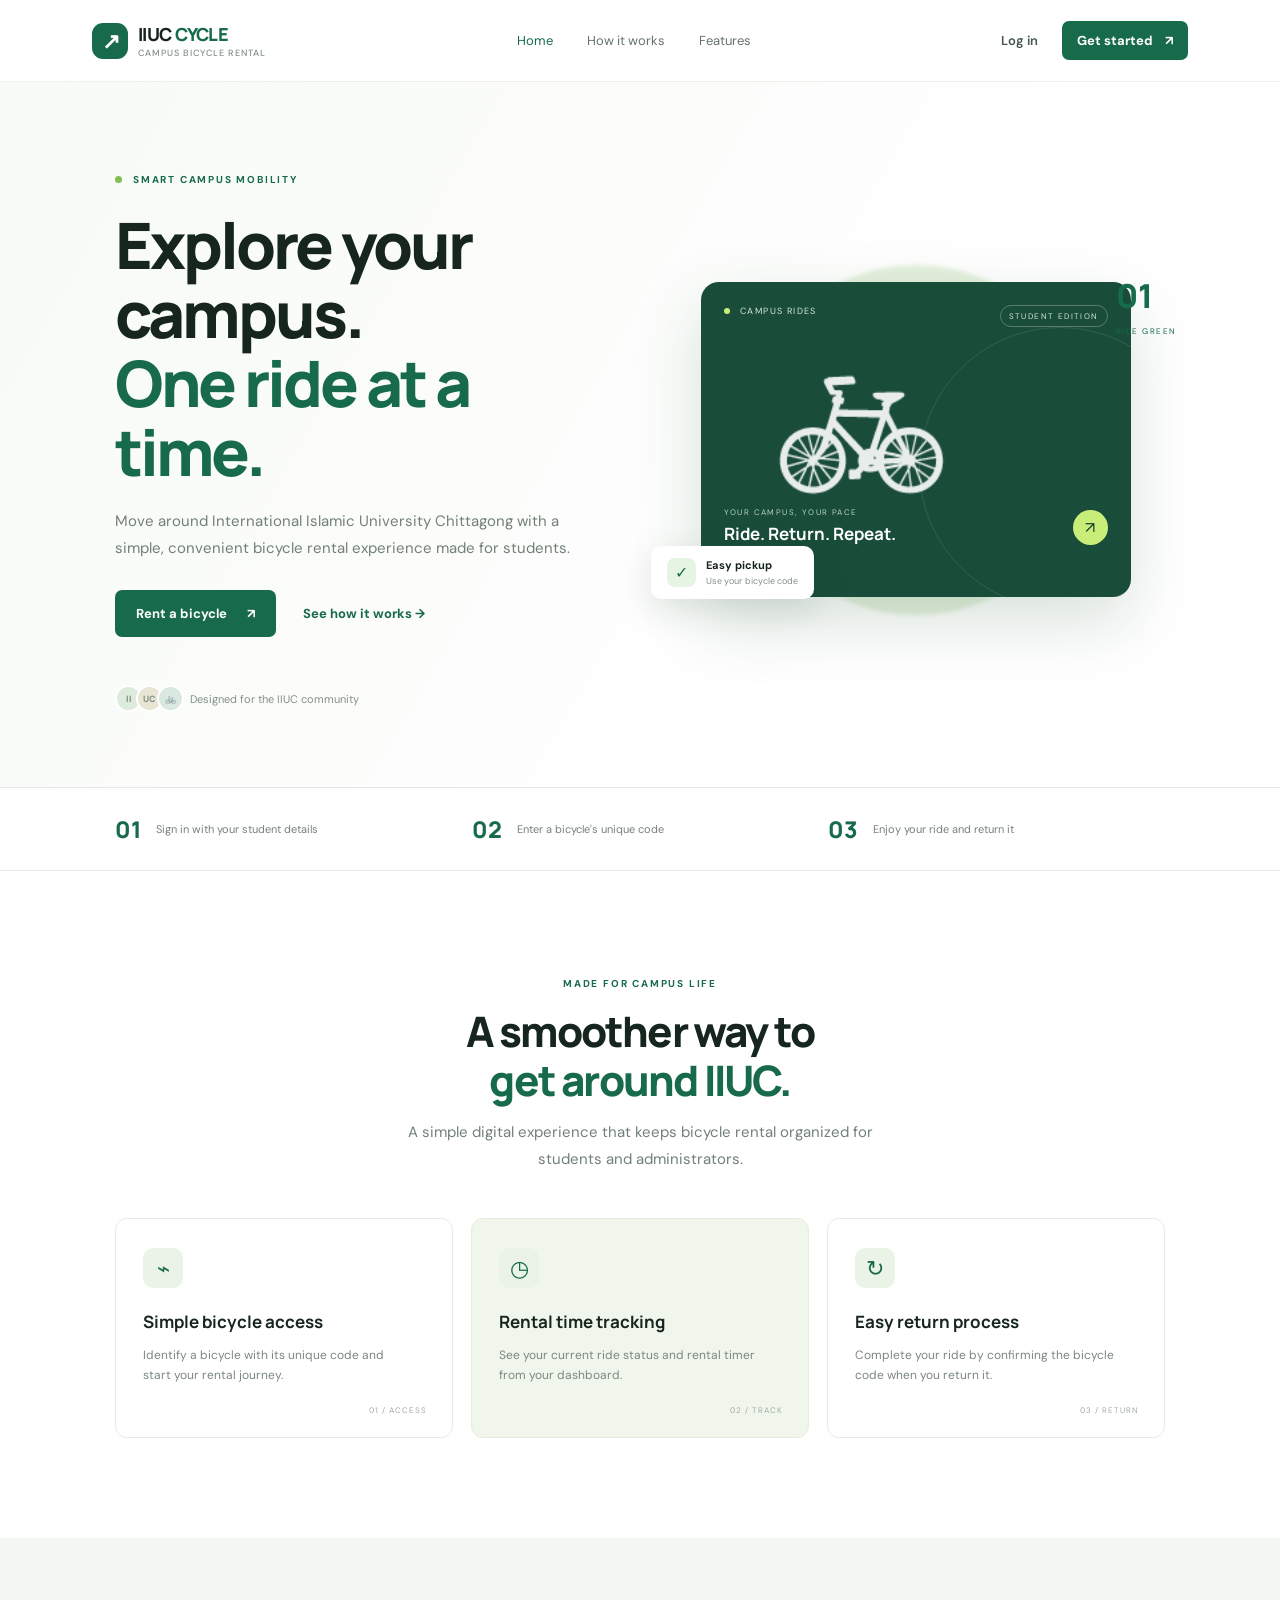
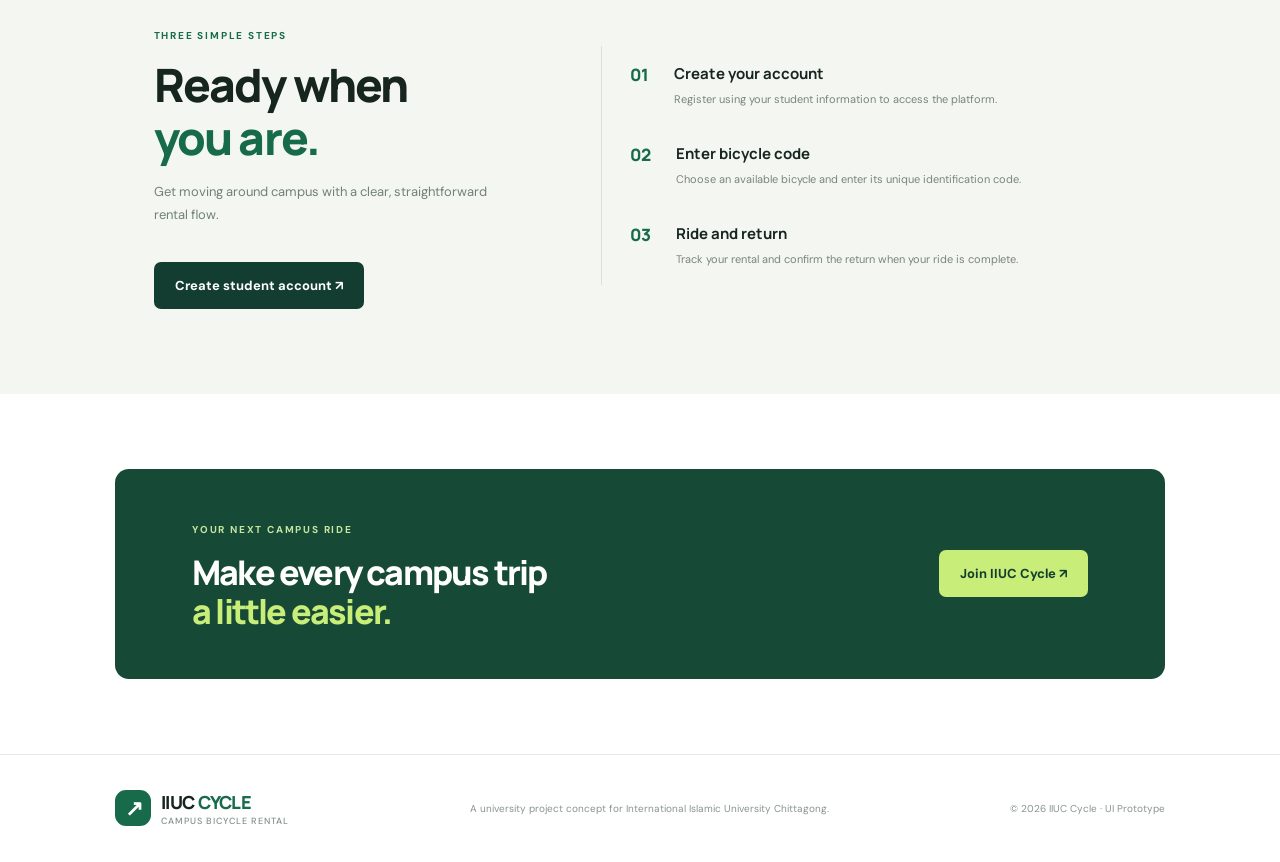
<file: index.html>
<!DOCTYPE html>
<html lang="en">

<head>
  <meta charset="UTF-8">
  <meta name="viewport" content="width=device-width, initial-scale=1.0">
  <title>IIUC Cycle | Campus Bicycle Rental</title>
  <link rel="stylesheet" href="style.css">
</head>

<body>
  <header class="site-header"><a class="brand" href="index.html"><span class="brand-mark">↗</span><span>IIUC<span
          class="brand-light">CYCLE</span><small>Campus Bicycle Rental</small></span></a>
    <nav><a class="active" href="index.html">Home</a><a href="#how">How it works</a><a href="#features">Features</a>
    </nav>
    <div class="header-actions"><a class="login-link" href="login.html">Log in</a><a class="btn btn-small"
        href="register.html">Get started <span>↗</span></a></div><button class="menu-toggle"
      aria-label="Toggle menu">☰</button>
  </header>
  <main>
    <section class="hero">
      <div class="hero-copy"><span class="eyebrow"><i></i> SMART CAMPUS MOBILITY</span>
        <h1>Explore your campus.<br><em>One ride at a time.</em></h1>
        <p>Move around International Islamic University Chittagong with a simple, convenient bicycle rental experience
          made for students.</p>
        <div class="hero-actions"><a class="btn" href="register.html">Rent a bicycle <span>↗</span></a><a
            class="text-link" href="#how">See how it works <span>→</span></a></div>
        <div class="trust-row">
          <div class="avatar-stack"><b>II</b><b>UC</b><b>🚲</b></div><span>Designed for the IIUC community</span>
        </div>
      </div>
      <div class="hero-visual">
        <div class="visual-glow"></div>
        <div class="visual-card">
          <div class="visual-top"><span class="live-dot"></span> CAMPUS RIDES <span class="pill">STUDENT EDITION</span>
          </div>
          <div class="bike-art">🚲</div>
          <div class="visual-bottom">
            <div><small>YOUR CAMPUS, YOUR PACE</small><strong>Ride. Return. Repeat.</strong></div><span
              class="round-arrow">↗</span>
          </div>
        </div>
        <div class="floating-note"><span class="note-icon">✓</span>
          <div><strong>Easy pickup</strong><small>Use your bicycle code</small></div>
        </div>
        <div class="floating-number"><strong>01</strong><small>RIDE GREEN</small></div>
      </div>
    </section>
    <section class="stats">
      <div><strong>01</strong><span>Sign in with your student details</span></div>
      <div><strong>02</strong><span>Enter a bicycle's unique code</span></div>
      <div><strong>03</strong><span>Enjoy your ride and return it</span></div>
    </section>
    <section class="section" id="features">
      <div class="section-heading"><span class="eyebrow">MADE FOR CAMPUS LIFE</span>
        <h2>A smoother way to<br><em>get around IIUC.</em></h2>
        <p>A simple digital experience that keeps bicycle rental organized for students and administrators.</p>
      </div>
      <div class="feature-grid">
        <article class="feature-card"><span class="feature-icon">⌁</span>
          <h3>Simple bicycle access</h3>
          <p>Identify a bicycle with its unique code and start your rental journey.</p><span class="card-index">01 /
            ACCESS</span>
        </article>
        <article class="feature-card featured"><span class="feature-icon">◷</span>
          <h3>Rental time tracking</h3>
          <p>See your current ride status and rental timer from your dashboard.</p><span class="card-index">02 /
            TRACK</span>
        </article>
        <article class="feature-card"><span class="feature-icon">↻</span>
          <h3>Easy return process</h3>
          <p>Complete your ride by confirming the bicycle code when you return it.</p><span class="card-index">03 /
            RETURN</span>
        </article>
      </div>
    </section>
    <section class="how-section" id="how">
      <div><span class="eyebrow">THREE SIMPLE STEPS</span>
        <h2>Ready when<br><em>you are.</em></h2>
        <p>Get moving around campus with a clear, straightforward rental flow.</p><a class="btn btn-dark"
          href="register.html">Create student account ↗</a>
      </div>
      <div class="steps">
        <div class="step"><span>01</span>
          <div>
            <h3>Create your account</h3>
            <p>Register using your student information to access the platform.</p>
          </div>
        </div>
        <div class="step"><span>02</span>
          <div>
            <h3>Enter bicycle code</h3>
            <p>Choose an available bicycle and enter its unique identification code.</p>
          </div>
        </div>
        <div class="step"><span>03</span>
          <div>
            <h3>Ride and return</h3>
            <p>Track your rental and confirm the return when your ride is complete.</p>
          </div>
        </div>
      </div>
    </section>
    <section class="cta">
      <div><span class="eyebrow">YOUR NEXT CAMPUS RIDE</span>
        <h2>Make every campus trip<br><em>a little easier.</em></h2>
      </div><a class="btn btn-light" href="register.html">Join IIUC Cycle ↗</a>
    </section>
  </main>
  <footer><a class="brand" href="index.html"><span class="brand-mark">↗</span><span>IIUC<span
          class="brand-light">CYCLE</span><small>Campus Bicycle Rental</small></span></a>
    <p>A university project concept for International Islamic University Chittagong.</p><span>© 2026 IIUC Cycle · UI
      Prototype</span>
  </footer>
  <script src="script.js"></script>
</body>

</html>
</file>
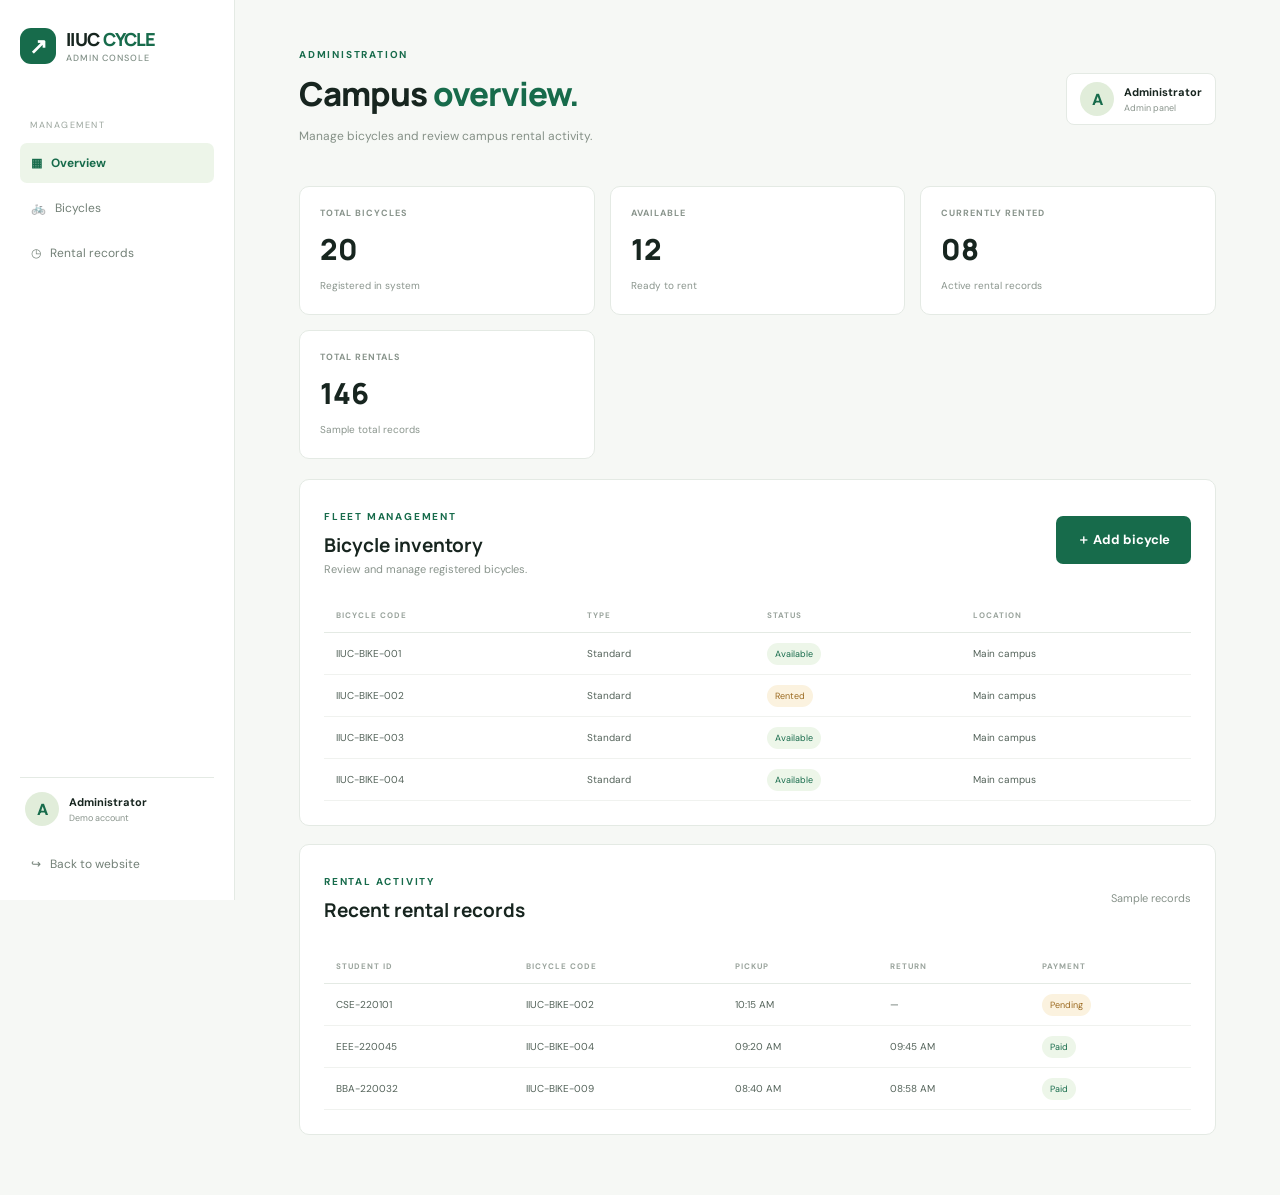
<file: admin.html>
<!DOCTYPE html>
<html lang="en">

<head>
    <meta charset="UTF-8">
    <meta name="viewport" content="width=device-width, initial-scale=1.0">
    <title>Admin Dashboard | IIUC Cycle</title>
    <link rel="stylesheet" href="style.css">
</head>

<body class="dashboard-body">
    <aside class="sidebar"><a class="brand" href="index.html"><span class="brand-mark">↗</span><span>IIUC<span
                    class="brand-light">CYCLE</span><small>Admin console</small></span></a>
        <div class="side-label">MANAGEMENT</div><a class="side-link selected" href="admin.html">▦ &nbsp; Overview</a><a
            class="side-link" href="#bicycles">🚲 &nbsp; Bicycles</a><a class="side-link" href="#records">◷ &nbsp;
            Rental records</a>
        <div class="side-bottom">
            <div class="profile-mini"><span class="profile-avatar">A</span>
                <div><b>Administrator</b><small>Demo account</small></div>
            </div><a class="side-link" href="index.html">↪ &nbsp; Back to website</a>
        </div>
    </aside>
    <main class="dash-main">
        <header class="dash-top">
            <div><span class="eyebrow">ADMINISTRATION</span>
                <h1>Campus <em>overview.</em></h1>
                <p>Manage bicycles and review campus rental activity.</p>
            </div>
            <div class="profile-chip"><span class="profile-avatar">A</span><span><b>Administrator</b><small>Admin
                        panel</small></span></div>
        </header>
        <div class="dash-stats">
            <div class="dash-stat"><small>TOTAL BICYCLES</small><strong>20</strong><span>Registered in system</span>
            </div>
            <div class="dash-stat"><small>AVAILABLE</small><strong>12</strong><span>Ready to rent</span></div>
            <div class="dash-stat"><small>CURRENTLY RENTED</small><strong>08</strong><span>Active rental records</span>
            </div>
            <div class="dash-stat"><small>TOTAL RENTALS</small><strong>146</strong><span>Sample total records</span>
            </div>
        </div>
        <section class="dash-panel" id="bicycles">
            <div class="panel-head">
                <div><span class="eyebrow">FLEET MANAGEMENT</span>
                    <h2>Bicycle inventory</h2>
                    <p>Review and manage registered bicycles.</p>
                </div><button class="btn" id="add-bike">＋ Add bicycle</button>
            </div>
            <div class="table-wrap">
                <table id="bike-table">
                    <thead>
                        <tr>
                            <th>BICYCLE CODE</th>
                            <th>TYPE</th>
                            <th>STATUS</th>
                            <th>LOCATION</th>
                        </tr>
                    </thead>
                    <tbody>
                        <tr>
                            <td>IIUC-BIKE-001</td>
                            <td>Standard</td>
                            <td><span class="table-status">Available</span></td>
                            <td>Main campus</td>
                        </tr>
                        <tr>
                            <td>IIUC-BIKE-002</td>
                            <td>Standard</td>
                            <td><span class="table-status rented">Rented</span></td>
                            <td>Main campus</td>
                        </tr>
                        <tr>
                            <td>IIUC-BIKE-003</td>
                            <td>Standard</td>
                            <td><span class="table-status">Available</span></td>
                            <td>Main campus</td>
                        </tr>
                        <tr>
                            <td>IIUC-BIKE-004</td>
                            <td>Standard</td>
                            <td><span class="table-status">Available</span></td>
                            <td>Main campus</td>
                        </tr>
                    </tbody>
                </table>
            </div>
        </section>
        <section class="dash-panel" id="records">
            <div class="panel-head">
                <div><span class="eyebrow">RENTAL ACTIVITY</span>
                    <h2>Recent rental records</h2>
                </div><span class="muted">Sample records</span>
            </div>
            <div class="table-wrap">
                <table>
                    <thead>
                        <tr>
                            <th>STUDENT ID</th>
                            <th>BICYCLE CODE</th>
                            <th>PICKUP</th>
                            <th>RETURN</th>
                            <th>PAYMENT</th>
                        </tr>
                    </thead>
                    <tbody>
                        <tr>
                            <td> CSE-220101</td>
                            <td>IIUC-BIKE-002</td>
                            <td>10:15 AM</td>
                            <td>—</td>
                            <td><span class="table-status rented">Pending</span></td>
                        </tr>
                        <tr>
                            <td>EEE-220045</td>
                            <td>IIUC-BIKE-004</td>
                            <td>09:20 AM</td>
                            <td>09:45 AM</td>
                            <td><span class="table-status">Paid</span></td>
                        </tr>
                        <tr>
                            <td>BBA-220032</td>
                            <td>IIUC-BIKE-009</td>
                            <td>08:40 AM</td>
                            <td>08:58 AM</td>
                            <td><span class="table-status">Paid</span></td>
                        </tr>
                    </tbody>
                </table>
            </div>
        </section>
    </main>
    <script src="script.js"></script>
</body>

</html>
</file>
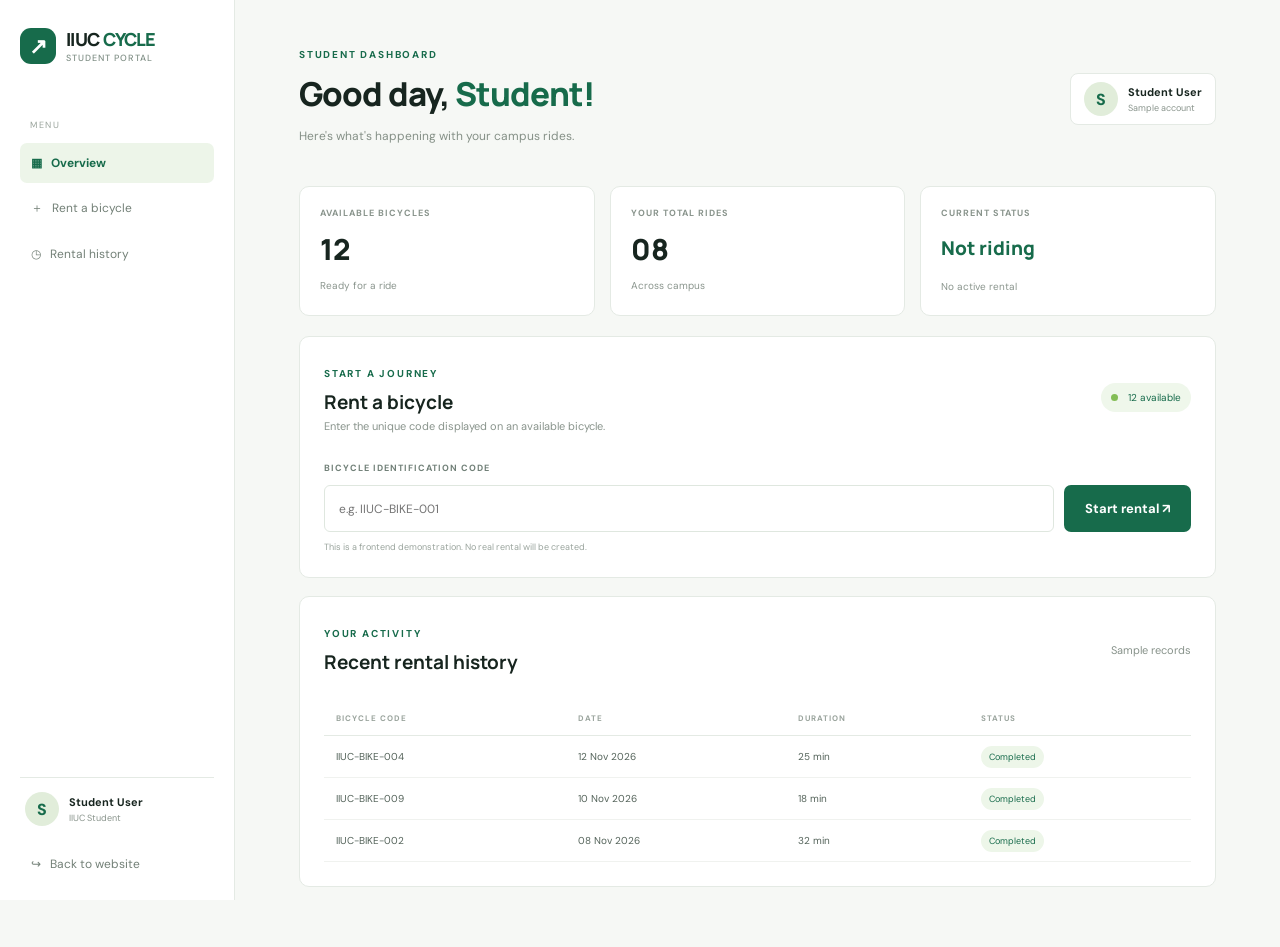
<file: dashboard.html>
<!DOCTYPE html>
<html lang="en">

<head>
    <meta charset="UTF-8">
    <meta name="viewport" content="width=device-width, initial-scale=1.0">
    <title>Student Dashboard | IIUC Cycle</title>
    <link rel="stylesheet" href="style.css">
</head>

<body class="dashboard-body">
    <aside class="sidebar"><a class="brand" href="index.html"><span class="brand-mark">↗</span><span>IIUC<span
                    class="brand-light">CYCLE</span><small>Student portal</small></span></a>
        <div class="side-label">MENU</div><a class="side-link selected" href="dashboard.html">▦ &nbsp; Overview</a><a
            class="side-link" href="#rent">＋ &nbsp; Rent a bicycle</a><a class="side-link" href="#history">◷ &nbsp;
            Rental history</a>
        <div class="side-bottom">
            <div class="profile-mini"><span class="profile-avatar">S</span>
                <div><b>Student User</b><small>IIUC Student</small></div>
            </div><a class="side-link" href="index.html">↪ &nbsp; Back to website</a>
        </div>
    </aside>
    <main class="dash-main">
        <header class="dash-top">
            <div><span class="eyebrow">STUDENT DASHBOARD</span>
                <h1>Good day, <em>Student!</em></h1>
                <p>Here's what's happening with your campus rides.</p>
            </div>
            <div class="profile-chip"><span class="profile-avatar">S</span><span><b>Student User</b><small>Sample
                        account</small></span></div>
        </header>
        <div class="dash-stats">
            <div class="dash-stat"><small>AVAILABLE BICYCLES</small><strong>12</strong><span>Ready for a ride</span>
            </div>
            <div class="dash-stat"><small>YOUR TOTAL RIDES</small><strong>08</strong><span>Across campus</span></div>
            <div class="dash-stat"><small>CURRENT STATUS</small><strong class="status-green">Not riding</strong><span>No
                    active rental</span></div>
        </div>
        <section class="dash-panel" id="rent">
            <div class="panel-head">
                <div><span class="eyebrow">START A JOURNEY</span>
                    <h2>Rent a bicycle</h2>
                    <p>Enter the unique code displayed on an available bicycle.</p>
                </div><span class="available-tag"><i></i> 12 available</span>
            </div>
            <form id="rent-form" class="rent-form"><label for="bike-code">BICYCLE IDENTIFICATION CODE</label>
                <div class="rent-input"><input id="bike-code" placeholder="e.g. IIUC-BIKE-001" required><button
                        class="btn" type="submit">Start rental ↗</button></div><small class="hint">This is a frontend
                    demonstration. No real rental will be created.</small>
            </form>
            <div class="active-ride" id="active-ride">
                <div><span class="eyebrow">ACTIVE RENTAL PREVIEW</span>
                    <h3>You're on a ride!</h3>
                    <p id="active-code">Bicycle code: —</p>
                </div>
                <div class="timer" id="timer">00:00:00</div><button class="btn btn-outline" id="return-bike">Return
                    bicycle</button>
            </div>
        </section>
        <section class="dash-panel" id="history">
            <div class="panel-head">
                <div><span class="eyebrow">YOUR ACTIVITY</span>
                    <h2>Recent rental history</h2>
                </div><span class="muted">Sample records</span>
            </div>
            <div class="table-wrap">
                <table>
                    <thead>
                        <tr>
                            <th>BICYCLE CODE</th>
                            <th>DATE</th>
                            <th>DURATION</th>
                            <th>STATUS</th>
                        </tr>
                    </thead>
                    <tbody>
                        <tr>
                            <td>IIUC-BIKE-004</td>
                            <td>12 Nov 2026</td>
                            <td>25 min</td>
                            <td><span class="table-status">Completed</span></td>
                        </tr>
                        <tr>
                            <td>IIUC-BIKE-009</td>
                            <td>10 Nov 2026</td>
                            <td>18 min</td>
                            <td><span class="table-status">Completed</span></td>
                        </tr>
                        <tr>
                            <td>IIUC-BIKE-002</td>
                            <td>08 Nov 2026</td>
                            <td>32 min</td>
                            <td><span class="table-status">Completed</span></td>
                        </tr>
                    </tbody>
                </table>
            </div>
        </section>
    </main>
    <script src="script.js"></script>
</body>

</html>
</file>
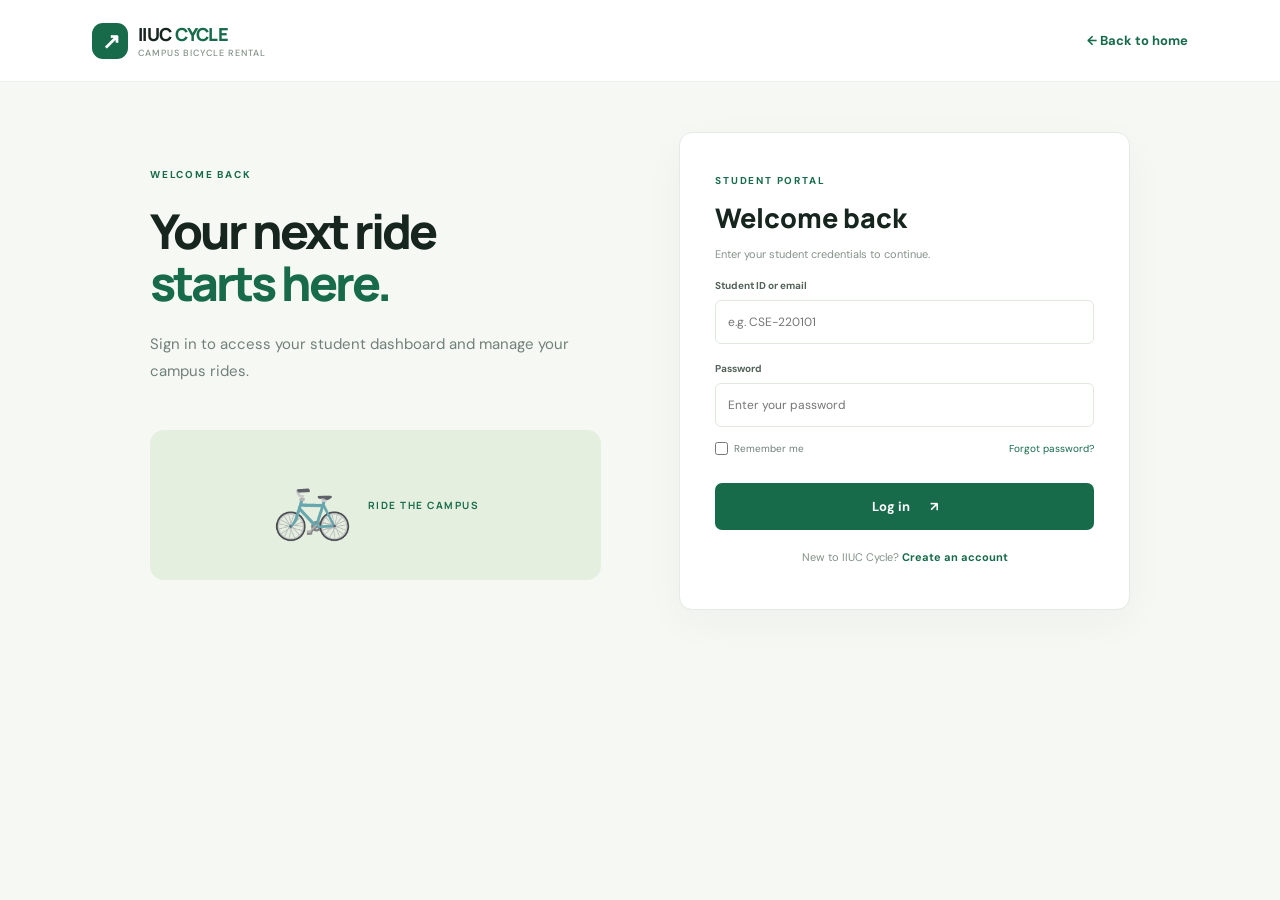
<file: login.html>
<!DOCTYPE html>
<html lang="en">

<head>
    <meta charset="UTF-8">
    <meta name="viewport" content="width=device-width, initial-scale=1.0">
    <title>Student Login | IIUC Cycle</title>
    <link rel="stylesheet" href="style.css">
</head>

<body class="auth-body">
    <header class="site-header"><a class="brand" href="index.html"><span class="brand-mark">↗</span><span>IIUC<span
                    class="brand-light">CYCLE</span><small>Campus Bicycle Rental</small></span></a><a class="text-link"
            href="index.html">← Back to home</a></header>
    <main class="auth-wrap">
        <div class="auth-side"><span class="eyebrow">WELCOME BACK</span>
            <h1>Your next ride<br><em>starts here.</em></h1>
            <p>Sign in to access your student dashboard and manage your campus rides.</p>
            <div class="auth-illustration">🚲<span>RIDE THE CAMPUS</span></div>
        </div>
        <form class="auth-card demo-form"><span class="eyebrow">STUDENT PORTAL</span>
            <h2>Welcome back</h2>
            <p class="muted">Enter your student credentials to continue.</p><label>Student ID or email<input required
                    placeholder="e.g. CSE-220101"></label><label>Password<input required type="password"
                    placeholder="Enter your password"></label>
            <div class="form-row"><label class="check"><input type="checkbox"> Remember me</label><a href="#"
                    class="small-link" data-demo-link>Forgot password?</a></div><button class="btn full"
                type="submit">Log in <span>↗</span></button>
            <p class="form-foot">New to IIUC Cycle? <a href="register.html">Create an account</a></p>
            <div class="demo-message" aria-live="polite"></div>
        </form>
    </main>
    <script src="script.js"></script>
</body>

</html>
</file>
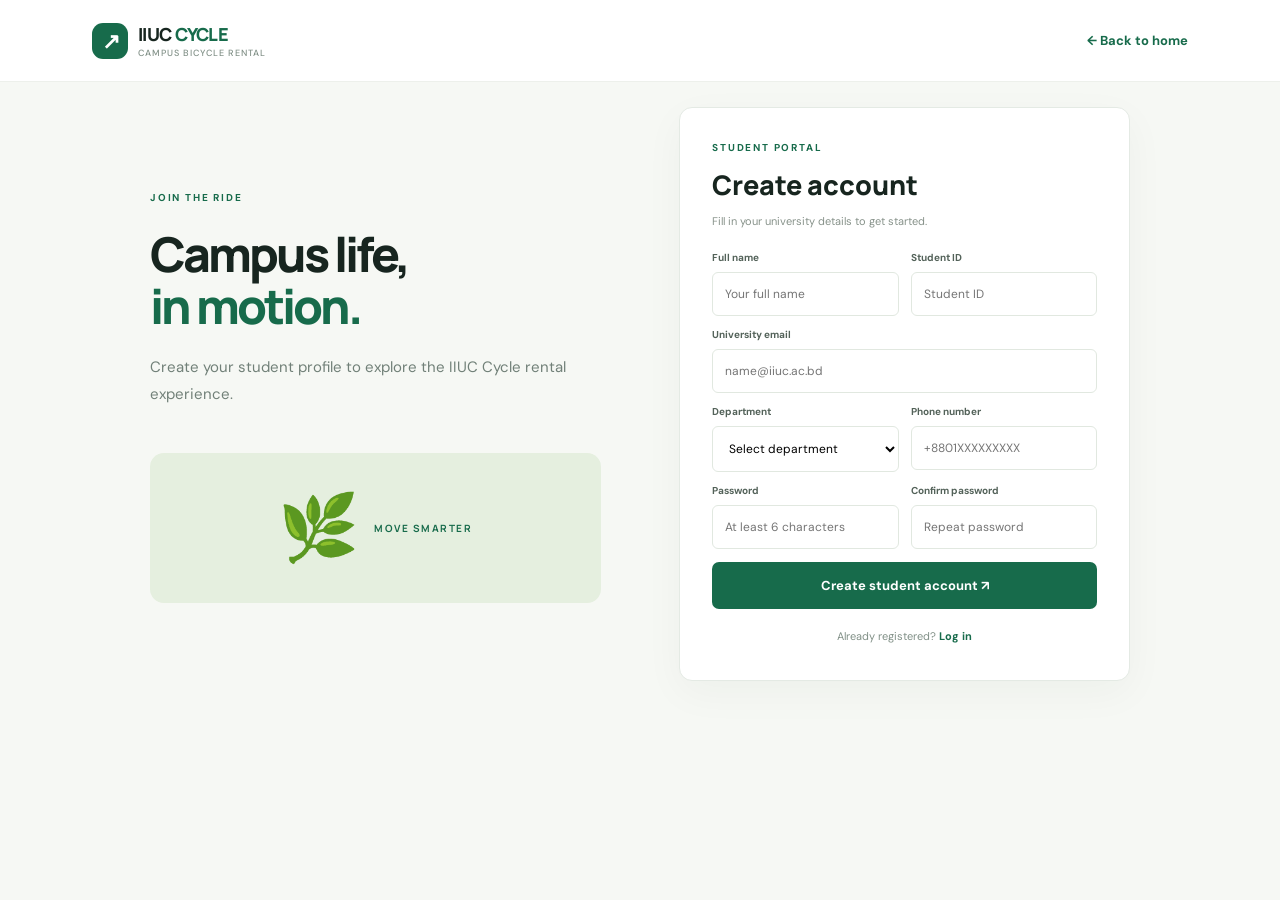
<file: register.html>
<!DOCTYPE html>
<html lang="en">

<head>
    <meta charset="UTF-8">
    <meta name="viewport" content="width=device-width, initial-scale=1.0">
    <title>Student Registration | IIUC Cycle</title>
    <link rel="stylesheet" href="style.css">
</head>

<body class="auth-body">
    <header class="site-header"><a class="brand" href="index.html"><span class="brand-mark">↗</span><span>IIUC<span
                    class="brand-light">CYCLE</span><small>Campus Bicycle Rental</small></span></a><a class="text-link"
            href="index.html">← Back to home</a></header>
    <main class="auth-wrap register-wrap">
        <div class="auth-side"><span class="eyebrow">JOIN THE RIDE</span>
            <h1>Campus life,<br><em>in motion.</em></h1>
            <p>Create your student profile to explore the IIUC Cycle rental experience.</p>
            <div class="auth-illustration">🌿<span>MOVE SMARTER</span></div>
        </div>
        <form class="auth-card demo-form"><span class="eyebrow">STUDENT PORTAL</span>
            <h2>Create account</h2>
            <p class="muted">Fill in your university details to get started.</p>
            <div class="two-fields"><label>Full name<input required placeholder="Your full name"></label><label>Student
                    ID<input required placeholder="Student ID"></label></div><label>University email<input type="email"
                    required placeholder="name@iiuc.ac.bd"></label>
            <div class="two-fields"><label>Department<select required>
                        <option value="">Select department</option>
                        <option>CSE</option>
                        <option>EEE</option>
                        <option>Business Studies</option>
                        <option>English</option>
                        <option>Other</option>
                    </select></label><label>Phone number<input type="tel" required placeholder="+8801XXXXXXXXX"></label>
            </div>
            <div class="two-fields"><label>Password<input type="password" required minlength="6"
                        placeholder="At least 6 characters"></label><label>Confirm password<input type="password"
                        required minlength="6" placeholder="Repeat password"></label></div><button class="btn full"
                type="submit">Create student account ↗</button>
            <p class="form-foot">Already registered? <a href="login.html">Log in</a></p>
            <div class="demo-message" aria-live="polite"></div>
        </form>
    </main>
    <script src="script.js"></script>
</body>

</html>
</file>
<file: style.css>
@import url('https://fonts.googleapis.com/css2?family=DM+Sans:wght@400;500;600;700&family=Manrope:wght@400;500;600;700;800&display=swap');

:root {
    --green: #176b4b;
    --deep: #123d30;
    --lime: #c9ed79;
    --ink: #17251f;
    --muted: #718078;
    --paper: #f6f8f4;
    --line: #e4eae4
}

* {
    box-sizing: border-box
}

html {
    scroll-behavior: smooth
}

body {
    margin: 0;
    font-family: 'DM Sans', sans-serif;
    color: var(--ink);
    background: #fff
}

a {
    text-decoration: none;
    color: inherit
}

.site-header {
    height: 82px;
    padding: 0 7.2%;
    display: flex;
    align-items: center;
    justify-content: space-between;
    border-bottom: 1px solid #edf0eb;
    background: #fff;
    position: relative;
    z-index: 5
}

.brand {
    display: flex;
    align-items: center;
    gap: 10px;
    font-family: Manrope, sans-serif;
    font-weight: 800;
    font-size: 18px;
    letter-spacing: -.7px
}

.brand-mark {
    width: 36px;
    height: 36px;
    border-radius: 11px;
    background: var(--green);
    color: #fff;
    display: grid;
    place-items: center;
    font-size: 22px
}

.brand-light {
    color: var(--green);
    margin-left: 4px
}

.brand small {
    display: block;
    font: 500 9px 'DM Sans';
    letter-spacing: 1px;
    color: #819087;
    text-transform: uppercase;
    margin-top: 1px
}

.site-header nav {
    display: flex;
    gap: 34px;
    color: #65736b;
    font-size: 13px
}

.site-header nav a:hover,
.site-header nav .active {
    color: var(--green)
}

.header-actions {
    display: flex;
    align-items: center;
    gap: 24px;
    font-size: 13px;
    font-weight: 600
}

.login-link {
    color: #46564d
}

.btn {
    display: inline-flex;
    align-items: center;
    justify-content: center;
    gap: 20px;
    border: 0;
    border-radius: 7px;
    background: var(--green);
    color: white;
    padding: 15px 21px;
    font: 700 13px 'DM Sans';
    cursor: pointer;
    transition: .2s
}

.btn:hover {
    background: var(--deep);
    transform: translateY(-1px)
}

.btn-small {
    padding: 11px 15px;
    gap: 12px
}

.menu-toggle {
    display: none;
    background: none;
    border: 0;
    font-size: 23px
}

.hero {
    padding: 85px 9% 75px;
    display: grid;
    grid-template-columns: 1fr 1fr;
    align-items: center;
    gap: 5%;
    background: linear-gradient(120deg, #f7faf5, #fff 70%);
    min-height: 560px
}

.eyebrow {
    font-size: 10px;
    letter-spacing: 1.8px;
    font-weight: 700;
    color: var(--green)
}

.eyebrow i,
.available-tag i {
    display: inline-block;
    width: 7px;
    height: 7px;
    background: #83bd55;
    border-radius: 50%;
    margin-right: 7px
}

.hero h1,
.auth-side h1 {
    font: 800 clamp(42px, 5vw, 66px)/1.08 Manrope, sans-serif;
    letter-spacing: -3px;
    margin: 22px 0
}

.hero h1 em,
.section-heading h2 em,
.how-section h2 em,
.cta h2 em,
.auth-side h1 em,
.dash-top h1 em {
    font-style: normal;
    color: var(--green)
}

.hero-copy>p,
.section-heading>p,
.how-section>div>p,
.auth-side>p {
    max-width: 470px;
    color: #718078;
    font-size: 15px;
    line-height: 1.8
}

.hero-actions {
    display: flex;
    align-items: center;
    gap: 27px;
    margin-top: 28px
}

.text-link {
    font-size: 13px;
    font-weight: 700;
    color: var(--green)
}

.trust-row {
    display: flex;
    align-items: center;
    gap: 12px;
    margin-top: 48px;
    color: #819087;
    font-size: 11px
}

.avatar-stack {
    display: flex
}

.avatar-stack b {
    width: 27px;
    height: 27px;
    border: 2px solid white;
    border-radius: 50%;
    display: grid;
    place-items: center;
    background: #dcebdc;
    font-size: 9px;
    margin-right: -6px
}

.avatar-stack b:nth-child(2) {
    background: #e9e5d5
}

.avatar-stack b:nth-child(3) {
    background: #d9e9e0
}

.hero-visual {
    position: relative;
    min-height: 390px;
    display: grid;
    place-items: center
}

.visual-glow {
    position: absolute;
    width: 350px;
    height: 350px;
    background: #e4f0dc;
    border-radius: 50%;
    filter: blur(2px)
}

.visual-card {
    position: relative;
    width: min(100%, 430px);
    height: 315px;
    background: #194c39;
    border-radius: 18px;
    padding: 23px;
    color: white;
    box-shadow: 0 25px 65px #1d54322b;
    overflow: hidden
}

.visual-card:after {
    content: "";
    position: absolute;
    width: 280px;
    height: 280px;
    border: 1px solid #ffffff1c;
    border-radius: 50%;
    right: -70px;
    top: 45px
}

.visual-top {
    font-size: 9px;
    letter-spacing: 1.4px;
    color: #d4e6d9
}

.live-dot {
    display: inline-block;
    width: 6px;
    height: 6px;
    border-radius: 50%;
    background: var(--lime);
    margin-right: 7px
}

.pill {
    float: right;
    border: 1px solid #ffffff44;
    border-radius: 20px;
    padding: 5px 8px;
    font-size: 8px
}

.bike-art {
    height: 190px;
    display: grid;
    place-items: center;
    font-size: 145px;
    filter: grayscale(1) brightness(0) invert(1);
    opacity: .9;
    position: relative;
    z-index: 1
}

.visual-bottom {
    display: flex;
    justify-content: space-between;
    align-items: end;
    position: relative;
    z-index: 1
}

.visual-bottom small,
.visual-bottom strong {
    display: block
}

.visual-bottom small {
    font-size: 8px;
    letter-spacing: 1.4px;
    color: #b6d3c2
}

.visual-bottom strong {
    font: 700 17px Manrope;
    margin-top: 5px
}

.round-arrow {
    width: 35px;
    height: 35px;
    border-radius: 50%;
    background: var(--lime);
    color: var(--deep);
    display: grid;
    place-items: center
}

.floating-note {
    position: absolute;
    bottom: 36px;
    left: -15px;
    background: white;
    border-radius: 10px;
    padding: 12px 16px;
    display: flex;
    gap: 10px;
    align-items: center;
    box-shadow: 0 10px 35px #173c2420
}

.note-icon {
    background: #e6f4e3;
    color: var(--green);
    width: 29px;
    height: 29px;
    border-radius: 8px;
    display: grid;
    place-items: center
}

.floating-note strong,
.floating-note small {
    display: block
}

.floating-note strong {
    font-size: 11px
}

.floating-note small {
    font-size: 9px;
    color: #849087;
    margin-top: 3px
}

.floating-number {
    position: absolute;
    right: -12px;
    top: 28px;
    color: var(--green)
}

.floating-number strong {
    font: 800 33px Manrope;
    display: block
}

.floating-number small {
    font-size: 8px;
    letter-spacing: 1.5px
}

.stats {
    padding: 25px 9%;
    display: grid;
    grid-template-columns: repeat(3, 1fr);
    gap: 20px;
    border-top: 1px solid var(--line);
    border-bottom: 1px solid var(--line)
}

.stats div {
    display: flex;
    align-items: center;
    gap: 15px
}

.stats strong {
    font: 800 23px Manrope;
    color: var(--green)
}

.stats span {
    font-size: 11px;
    color: #758178
}

.section {
    padding: 100px 9%
}

.section-heading {
    text-align: center;
    max-width: 550px;
    margin: 0 auto 45px
}

.section-heading h2,
.how-section h2,
.cta h2 {
    font: 800 42px/1.15 Manrope;
    letter-spacing: -1.8px;
    margin: 15px 0
}

.section-heading>p {
    margin: auto
}

.feature-grid {
    display: grid;
    grid-template-columns: repeat(3, 1fr);
    gap: 18px
}

.feature-card {
    padding: 29px 27px;
    border: 1px solid var(--line);
    border-radius: 12px;
    min-height: 220px;
    position: relative
}

.feature-card.featured {
    background: #f0f6ec;
    border-color: #e2edda
}

.feature-icon {
    width: 40px;
    height: 40px;
    border-radius: 10px;
    background: #eaf3e5;
    color: var(--green);
    display: grid;
    place-items: center;
    font-size: 22px
}

.feature-card h3 {
    font: 700 17px Manrope;
    margin: 22px 0 8px
}

.feature-card p {
    font-size: 12px;
    line-height: 1.7;
    color: #7b877f;
    max-width: 260px
}

.card-index {
    position: absolute;
    bottom: 22px;
    right: 25px;
    font-size: 8px;
    letter-spacing: 1px;
    color: #a0aaa2
}

.how-section {
    background: #f4f7f1;
    padding: 85px 12%;
    display: grid;
    grid-template-columns: .8fr 1.2fr;
    gap: 10%;
    align-items: center
}

.how-section h2 {
    font-size: 46px
}

.how-section>div>p {
    font-size: 13px;
    margin-bottom: 25px
}

.btn-dark {
    background: var(--deep);
    margin-top: 10px
}

.steps {
    border-left: 1px solid #d8e2d5
}

.step {
    display: flex;
    gap: 25px;
    padding: 17px 0 17px 28px;
    position: relative
}

.step>span {
    font: 800 17px Manrope;
    color: var(--green)
}

.step h3 {
    font: 700 15px Manrope;
    margin: 0 0 6px
}

.step p {
    font-size: 11px;
    color: #78857c;
    margin: 0;
    line-height: 1.7
}

.cta {
    margin: 75px 9%;
    padding: 48px 6%;
    border-radius: 14px;
    background: #174a36;
    color: white;
    display: flex;
    align-items: center;
    justify-content: space-between
}

.cta .eyebrow {
    color: #c5e7a2
}

.cta h2 {
    font-size: 34px;
    margin-bottom: 0
}

.cta h2 em {
    color: var(--lime)
}

.btn-light {
    background: var(--lime);
    color: var(--deep)
}

footer {
    padding: 35px 9%;
    border-top: 1px solid var(--line);
    display: flex;
    align-items: center;
    justify-content: space-between;
    gap: 20px
}

footer p,
footer>span {
    font-size: 10px;
    color: #89948c
}

.auth-body {
    background: #f6f8f4;
    min-height: 100vh
}

.auth-wrap {
    max-width: 1030px;
    margin: 50px auto 70px;
    padding: 0 25px;
    display: grid;
    grid-template-columns: 1fr 1fr;
    gap: 8%;
    align-items: center
}

.auth-side h1 {
    font-size: 48px
}

.auth-illustration {
    margin-top: 45px;
    height: 150px;
    border-radius: 14px;
    background: #e5efdf;
    display: flex;
    align-items: center;
    justify-content: center;
    gap: 15px;
    font-size: 65px;
    color: var(--green)
}

.auth-illustration span {
    font: 700 10px Manrope;
    letter-spacing: 1.5px
}

.auth-card {
    background: white;
    padding: 35px;
    border: 1px solid var(--line);
    border-radius: 13px;
    box-shadow: 0 12px 40px #173c240a
}

.auth-card h2 {
    font: 800 27px Manrope;
    margin: 10px 0 5px
}

.muted {
    color: #87928a;
    font-size: 11px
}

.auth-card>label,
.two-fields label {
    display: block;
    font-size: 10px;
    font-weight: 700;
    color: #536259;
    margin-top: 18px
}

.auth-card input,
.auth-card select {
    width: 100%;
    display: block;
    margin-top: 8px;
    border: 1px solid #e1e8e0;
    border-radius: 6px;
    padding: 13px 12px;
    font: 12px 'DM Sans';
    outline: none;
    background: white
}

.auth-card input:focus,
.auth-card select:focus {
    border-color: var(--green)
}

.form-row {
    display: flex;
    align-items: center;
    justify-content: space-between;
    margin: 15px 0
}

.auth-card .check {
    display: flex;
    align-items: center;
    gap: 6px;
    font-size: 10px;
    color: #718078
}

.auth-card .check input {
    width: auto;
    margin: 0
}

.small-link {
    font-size: 10px;
    color: var(--green)
}

.full {
    width: 100%;
    margin-top: 13px
}

.form-foot {
    text-align: center;
    color: #819087;
    font-size: 11px;
    margin: 20px 0 0
}

.form-foot a {
    color: var(--green);
    font-weight: 700
}

.demo-message {
    font-size: 11px;
    color: var(--green);
    text-align: center;
    margin-top: 10px
}

.two-fields {
    display: grid;
    grid-template-columns: 1fr 1fr;
    gap: 12px
}

.register-wrap {
    margin-top: 25px
}

.register-wrap .auth-card {
    padding: 27px 32px
}

.register-wrap .auth-card label {
    margin-top: 12px
}

.dashboard-body {
    background: #f6f8f5;
    min-height: 100vh
}

.sidebar {
    width: 235px;
    position: fixed;
    inset: 0 auto 0 0;
    background: white;
    border-right: 1px solid var(--line);
    padding: 27px 20px;
    display: flex;
    flex-direction: column;
    z-index: 4
}

.sidebar .brand {
    margin-bottom: 55px
}

.side-label {
    font-size: 9px;
    letter-spacing: 1.5px;
    color: #9aa49c;
    margin: 0 0 12px 10px
}

.side-link {
    padding: 12px 11px;
    border-radius: 7px;
    font-size: 12px;
    color: #738077;
    margin-bottom: 5px
}

.side-link.selected,
.side-link:hover {
    background: #edf5e9;
    color: var(--green);
    font-weight: 700
}

.side-bottom {
    margin-top: auto
}

.profile-mini {
    display: flex;
    align-items: center;
    gap: 10px;
    padding: 14px 5px;
    border-top: 1px solid var(--line);
    margin-bottom: 12px
}

.profile-avatar {
    width: 34px;
    height: 34px;
    border-radius: 50%;
    background: #e1edda;
    color: var(--green);
    display: grid;
    place-items: center;
    font-weight: 800
}

.profile-mini b,
.profile-mini small,
.profile-chip b,
.profile-chip small {
    display: block
}

.profile-mini b,
.profile-chip b {
    font-size: 11px
}

.profile-mini small,
.profile-chip small {
    font-size: 9px;
    color: #89948c;
    margin-top: 3px
}

.dash-main {
    margin-left: 235px;
    padding: 42px 5%;
    max-width: 1500px
}

.dash-top {
    display: flex;
    align-items: center;
    justify-content: space-between;
    margin-bottom: 30px
}

.dash-top h1 {
    font: 800 33px Manrope;
    letter-spacing: -1px;
    margin: 8px 0
}

.dash-top p {
    font-size: 12px;
    color: #859087
}

.profile-chip {
    display: flex;
    gap: 10px;
    align-items: center;
    background: white;
    border: 1px solid var(--line);
    border-radius: 8px;
    padding: 8px 13px
}

.dash-stats {
    display: grid;
    grid-template-columns: repeat(3, 1fr);
    gap: 15px;
    margin-bottom: 20px
}

.dash-stat {
    background: white;
    border: 1px solid var(--line);
    border-radius: 10px;
    padding: 20px
}

.dash-stat small {
    display: block;
    font-size: 9px;
    letter-spacing: 1px;
    color: #89948c;
    font-weight: 700
}

.dash-stat strong {
    display: block;
    font: 800 29px Manrope;
    margin: 10px 0 4px
}

.dash-stat>span {
    font-size: 10px;
    color: #8a958d
}

.dash-stat .status-green {
    font-size: 19px;
    color: var(--green);
    margin: 16px 0 13px
}

.dash-panel {
    background: white;
    border: 1px solid var(--line);
    border-radius: 10px;
    padding: 24px;
    margin-bottom: 18px
}

.panel-head {
    display: flex;
    align-items: center;
    justify-content: space-between;
    margin-bottom: 22px
}

.panel-head h2 {
    font: 700 19px Manrope;
    margin: 7px 0 4px
}

.panel-head p {
    font-size: 11px;
    color: #89948c;
    margin: 0
}

.available-tag {
    font-size: 10px;
    color: var(--green);
    background: #eff7eb;
    padding: 8px 10px;
    border-radius: 20px
}

.rent-form>label {
    font-size: 9px;
    letter-spacing: 1px;
    font-weight: 700;
    color: #718078
}

.rent-input {
    display: flex;
    gap: 10px;
    margin-top: 9px
}

.rent-input input {
    flex: 1;
    min-width: 0;
    border: 1px solid #dfe7df;
    border-radius: 6px;
    padding: 14px;
    font: 12px 'DM Sans'
}

.hint {
    display: block;
    color: #9aa49d;
    font-size: 9px;
    margin-top: 9px
}

.active-ride {
    display: none;
    margin-top: 20px;
    padding: 18px;
    background: #eff7eb;
    border-radius: 8px;
    align-items: center;
    justify-content: space-between;
    gap: 15px
}

.active-ride.show {
    display: flex
}

.active-ride h3 {
    font: 700 15px Manrope;
    margin: 6px 0
}

.active-ride p {
    font-size: 10px;
    color: #738077;
    margin: 0
}

.timer {
    font: 800 23px Manrope;
    color: var(--green);
    font-variant-numeric: tabular-nums
}

.btn-outline {
    background: white;
    color: var(--green);
    border: 1px solid #cbdcc9;
    padding: 11px 14px
}

.table-wrap {
    overflow-x: auto
}

table {
    width: 100%;
    border-collapse: collapse;
    text-align: left;
    white-space: nowrap
}

th {
    font-size: 8px;
    letter-spacing: 1px;
    color: #9aa49d;
    font-weight: 700;
    padding: 12px;
    border-bottom: 1px solid var(--line)
}

td {
    font-size: 10px;
    color: #536259;
    padding: 14px 12px;
    border-bottom: 1px solid #f0f2ef
}

.table-status {
    color: var(--green);
    background: #edf6e9;
    padding: 5px 8px;
    border-radius: 20px;
    font-size: 9px
}

.table-status.rented {
    color: #9b6a20;
    background: #fbf2df
}

@media(max-width:850px) {
    .site-header {
        padding: 0 5%
    }

    .site-header nav,
    .header-actions {
        display: none
    }

    .menu-toggle {
        display: block
    }

    .site-header nav.open {
        display: flex;
        position: absolute;
        top: 81px;
        left: 0;
        right: 0;
        background: white;
        padding: 20px 6%;
        flex-direction: column;
        gap: 18px;
        border-bottom: 1px solid var(--line)
    }

    .hero {
        padding: 65px 7%;
        grid-template-columns: 1fr;
        gap: 20px
    }

    .hero-visual {
        min-height: 350px
    }

    .stats {
        padding: 22px 6%
    }

    .section {
        padding: 75px 6%
    }

    .how-section {
        padding: 70px 8%;
        grid-template-columns: 1fr;
        gap: 35px
    }

    .cta {
        margin: 45px 6%;
        padding: 35px;
        gap: 20px
    }

    .sidebar {
        width: 190px
    }

    .dash-main {
        margin-left: 190px;
        padding: 30px 3%
    }

    .auth-wrap {
        gap: 4%
    }
}

@media(max-width:600px) {
    .hero h1 {
        font-size: 45px
    }

    .hero-visual {
        min-height: 310px
    }

    .visual-card {
        height: 270px
    }

    .bike-art {
        height: 155px;
        font-size: 115px
    }

    .floating-note {
        left: -5px;
        bottom: 15px
    }

    .floating-number {
        right: 0
    }

    .stats {
        grid-template-columns: 1fr;
        gap: 14px
    }

    .feature-grid {
        grid-template-columns: 1fr
    }

    .feature-card {
        min-height: 190px
    }

    .section-heading h2,
    .how-section h2 {
        font-size: 36px
    }

    .cta {
        display: block
    }

    .cta .btn {
        margin-top: 25px
    }

    .cta h2 {
        font-size: 29px
    }

    footer {
        flex-wrap: wrap
    }

    footer p {
        order: 3;
        width: 100%
    }

    .auth-wrap {
        grid-template-columns: 1fr;
        margin-top: 25px
    }

    .auth-side {
        display: none
    }

    .auth-card {
        padding: 25px 20px
    }

    .register-wrap .auth-card {
        padding: 24px 18px
    }

    .two-fields {
        grid-template-columns: 1fr 1fr
    }

    .sidebar {
        position: relative;
        width: 100%;
        height: auto;
        padding: 15px 18px;
        display: block;
        border-right: 0;
        border-bottom: 1px solid var(--line)
    }

    .sidebar .brand {
        margin: 0
    }

    .sidebar .side-label,
    .sidebar .side-link,
    .sidebar .side-bottom {
        display: none
    }

    .dash-main {
        margin: 0;
        padding: 25px 16px
    }

    .dash-top {
        align-items: flex-start
    }

    .dash-top h1 {
        font-size: 26px
    }

    .profile-chip {
        display: none
    }

    .dash-stats {
        grid-template-columns: 1fr 1fr
    }

    .dash-stat {
        padding: 15px
    }

    .dash-panel {
        padding: 17px
    }

    .panel-head {
        align-items: flex-start;
        gap: 10px
    }

    .panel-head .btn {
        padding: 10px;
        font-size: 10px
    }

    .rent-input {
        flex-direction: column
    }

    .active-ride {
        flex-wrap: wrap
    }

    .active-ride .timer {
        font-size: 20px
    }
}
</file>
